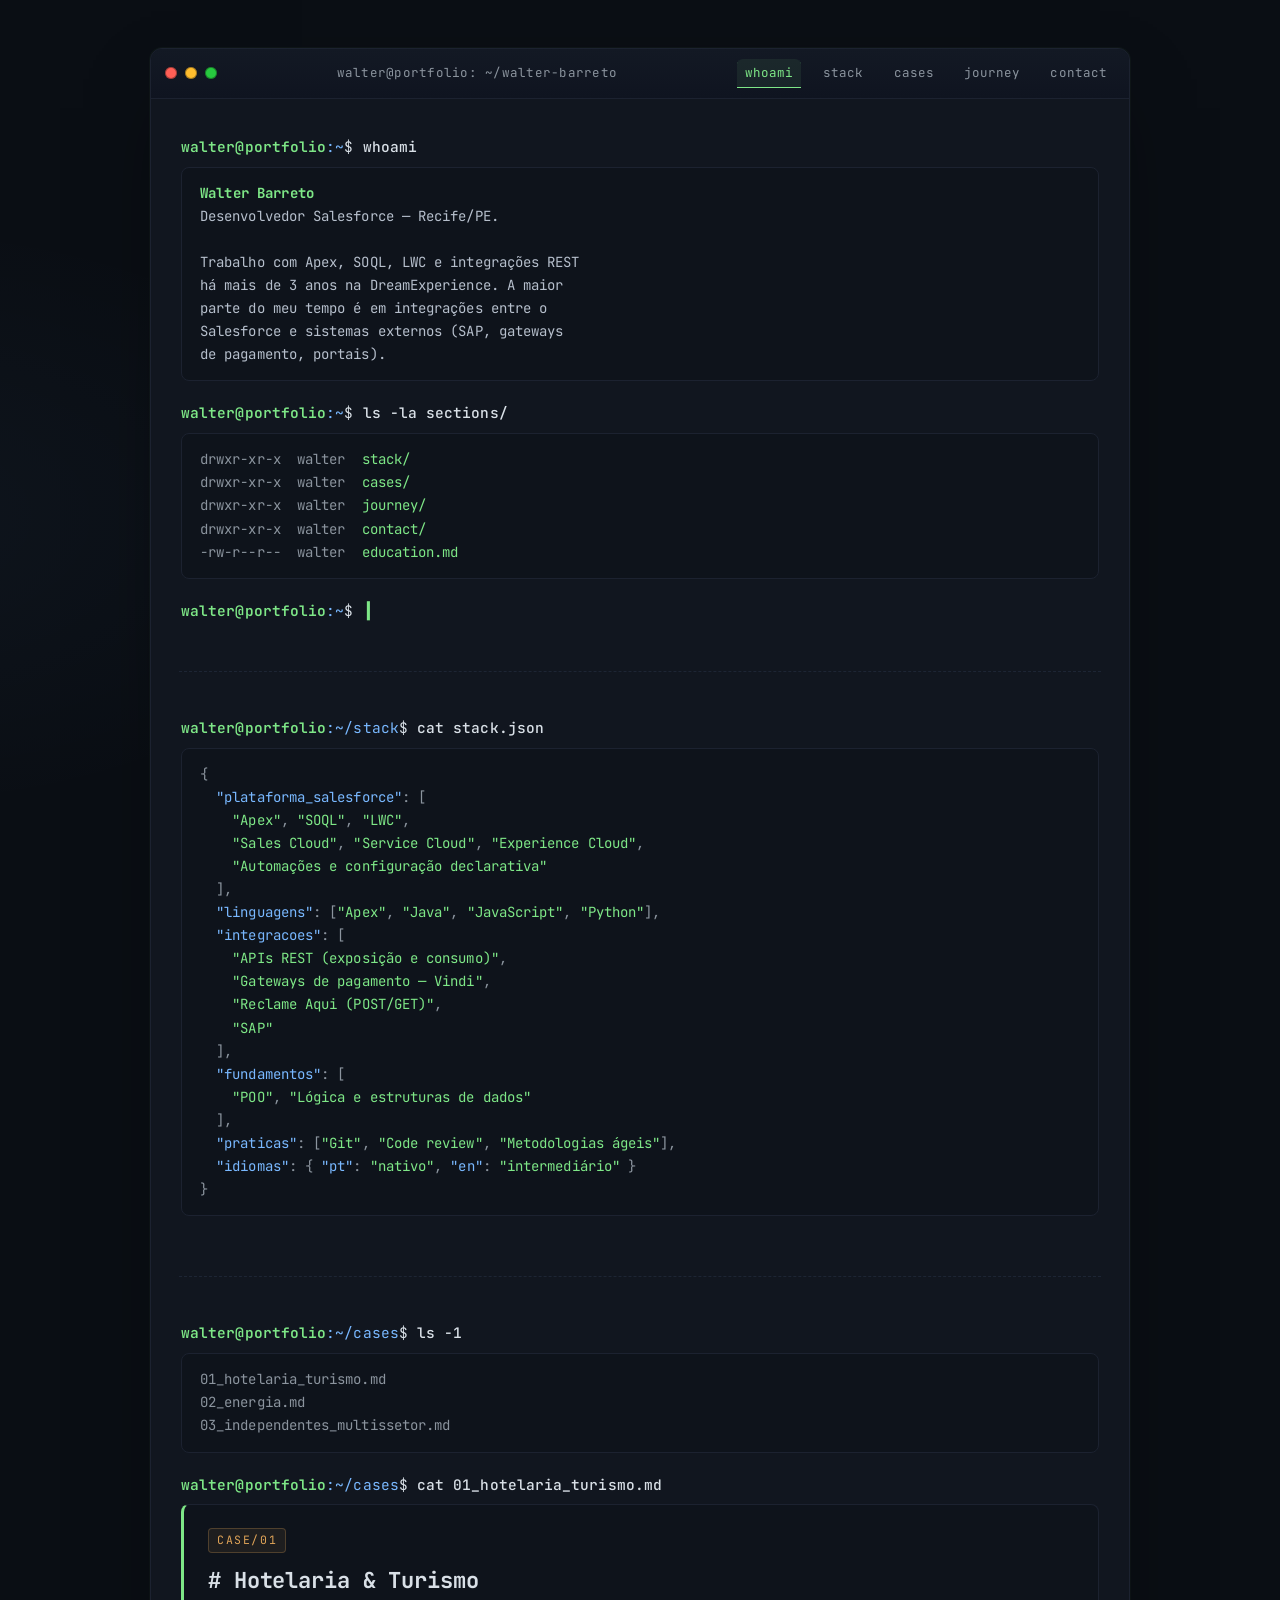
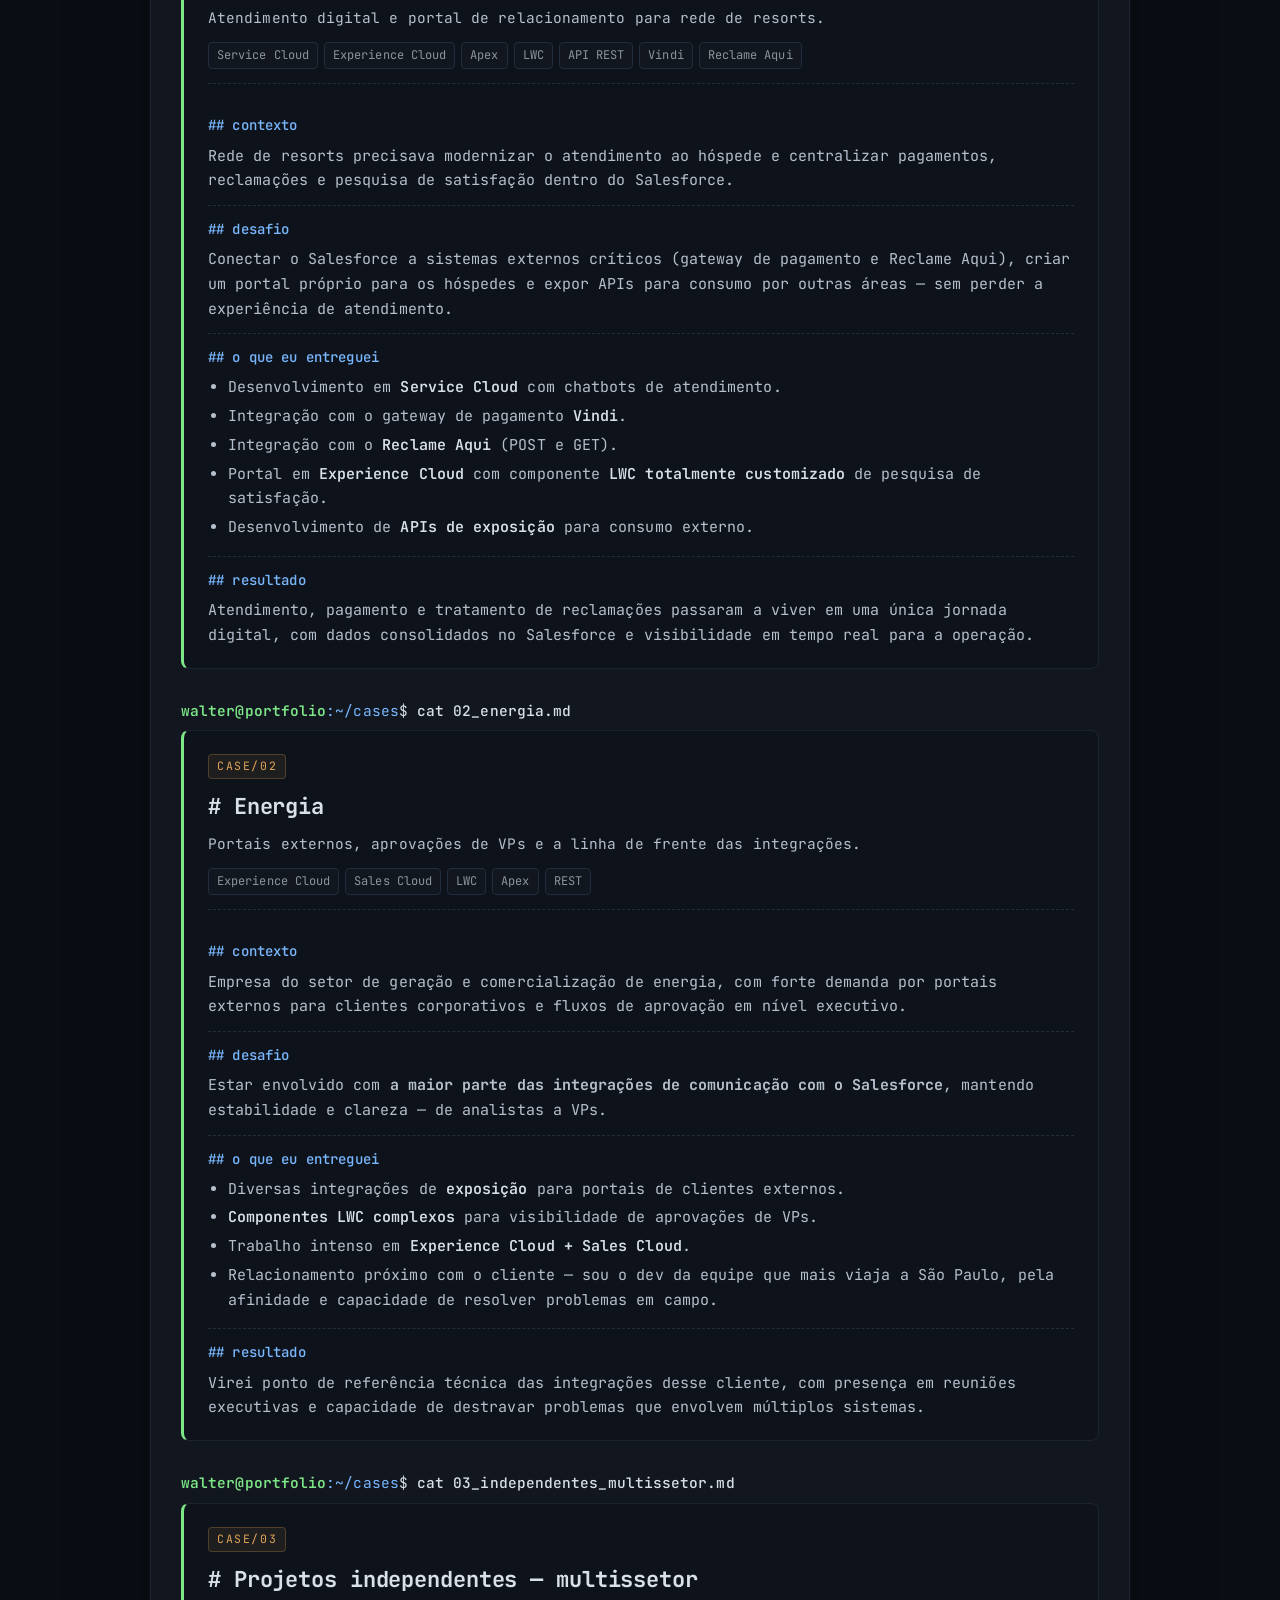
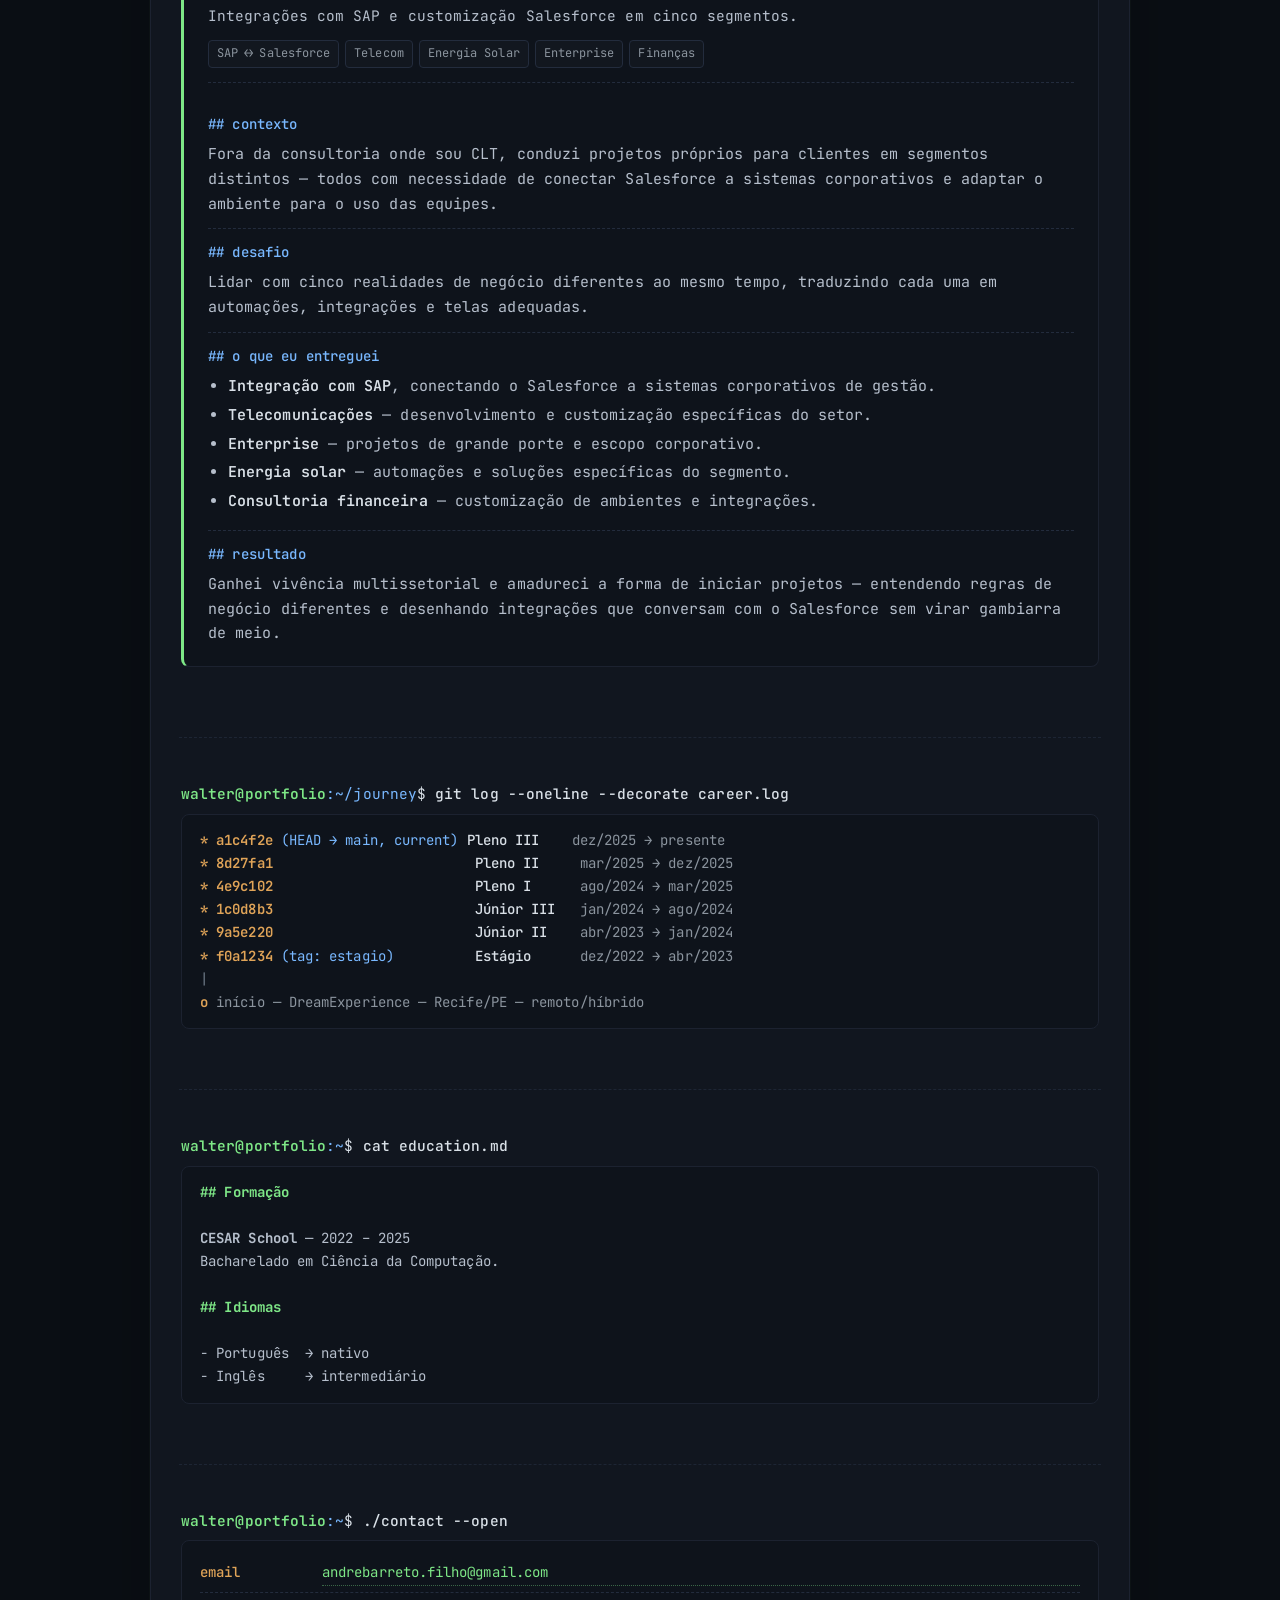
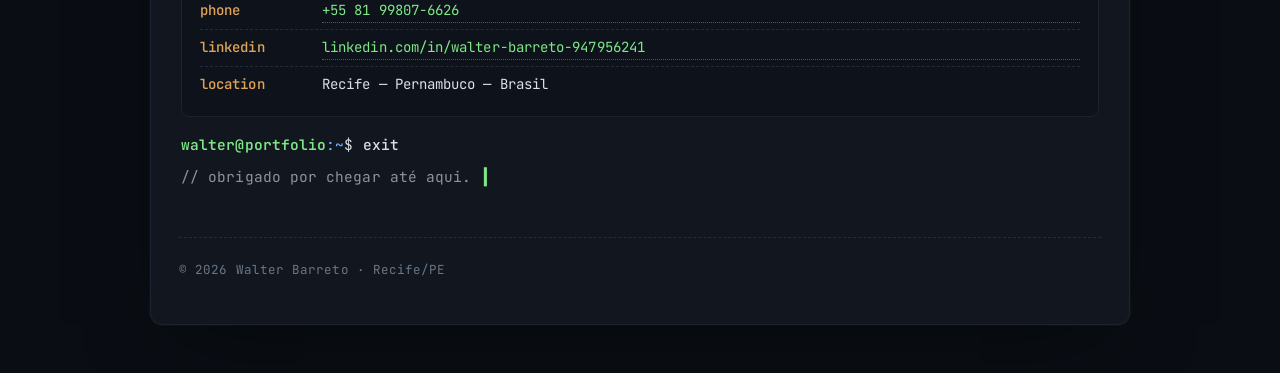
<file: index.html>
<!DOCTYPE html>
<html lang="pt-BR">
<head>
  <meta charset="UTF-8" />
  <meta name="viewport" content="width=device-width, initial-scale=1.0" />
  <title>walter@portfolio:~ — Desenvolvedor Salesforce</title>
  <meta name="description" content="Portfólio de Walter Barreto — Desenvolvedor Salesforce (Apex, LWC), integrações REST e SAP. Cases em hotelaria, energia, telecom, solar e finanças." />
  <meta name="author" content="Walter Barreto" />
  <meta name="theme-color" content="#0a0e14" />

  <meta property="og:title" content="walter@portfolio:~ — Desenvolvedor Salesforce" />
  <meta property="og:description" content="Cases reais de Salesforce, integrações REST e SAP, LWC e portais Experience Cloud." />
  <meta property="og:type" content="website" />
  <meta property="og:locale" content="pt_BR" />

  <link rel="preconnect" href="https://fonts.googleapis.com" />
  <link rel="preconnect" href="https://fonts.gstatic.com" crossorigin />
  <link href="https://fonts.googleapis.com/css2?family=JetBrains+Mono:wght@300;400;500;600;700&display=swap" rel="stylesheet" />

  <link rel="stylesheet" href="assets/styles.css" />
  <link rel="icon" type="image/svg+xml" href="assets/favicon.svg" />
</head>
<body>

  <!-- TERMINAL WINDOW -->
  <div class="terminal" id="top">

    <!-- TOP BAR -->
    <header class="term-bar" role="banner">
      <div class="term-dots" aria-hidden="true">
        <span class="dot red"></span>
        <span class="dot yellow"></span>
        <span class="dot green"></span>
      </div>
      <div class="term-title">walter@portfolio: ~/walter-barreto</div>
      <nav class="term-tabs" aria-label="Seções">
        <a href="#whoami">whoami</a>
        <a href="#stack">stack</a>
        <a href="#cases">cases</a>
        <a href="#journey">journey</a>
        <a href="#contact">contact</a>
      </nav>
    </header>

    <main class="term-body">

      <!-- WHOAMI / HERO -->
      <section id="whoami" class="block">
        <p class="line"><span class="prompt">walter@portfolio</span><span class="path">:~</span>$ <span class="cmd">whoami</span></p>
        <pre class="out">
<span class="hl">Walter Barreto</span>
Desenvolvedor Salesforce — Recife/PE.

Trabalho com Apex, SOQL, LWC e integrações REST
há mais de 3 anos na DreamExperience. A maior
parte do meu tempo é em integrações entre o
Salesforce e sistemas externos (SAP, gateways
de pagamento, portais).</pre>

        <p class="line"><span class="prompt">walter@portfolio</span><span class="path">:~</span>$ <span class="cmd">ls -la sections/</span></p>
        <pre class="out muted">drwxr-xr-x  walter  <a href="#stack">stack/</a>
drwxr-xr-x  walter  <a href="#cases">cases/</a>
drwxr-xr-x  walter  <a href="#journey">journey/</a>
drwxr-xr-x  walter  <a href="#contact">contact/</a>
-rw-r--r--  walter  <a href="#education">education.md</a></pre>

        <p class="line"><span class="prompt">walter@portfolio</span><span class="path">:~</span>$ <span class="cursor"></span></p>
      </section>

      <hr class="rule" />

      <!-- STACK -->
      <section id="stack" class="block">
        <p class="line"><span class="prompt">walter@portfolio</span><span class="path">:~/stack</span>$ <span class="cmd">cat stack.json</span></p>

        <pre class="out json"><span class="punct">{</span>
  <span class="key">"plataforma_salesforce"</span><span class="punct">:</span> <span class="punct">[</span>
    <span class="str">"Apex"</span><span class="punct">,</span> <span class="str">"SOQL"</span><span class="punct">,</span> <span class="str">"LWC"</span><span class="punct">,</span>
    <span class="str">"Sales Cloud"</span><span class="punct">,</span> <span class="str">"Service Cloud"</span><span class="punct">,</span> <span class="str">"Experience Cloud"</span><span class="punct">,</span>
    <span class="str">"Automações e configuração declarativa"</span>
  <span class="punct">],</span>
  <span class="key">"linguagens"</span><span class="punct">:</span> <span class="punct">[</span><span class="str">"Apex"</span><span class="punct">,</span> <span class="str">"Java"</span><span class="punct">,</span> <span class="str">"JavaScript"</span><span class="punct">,</span> <span class="str">"Python"</span><span class="punct">],</span>
  <span class="key">"integracoes"</span><span class="punct">:</span> <span class="punct">[</span>
    <span class="str">"APIs REST (exposição e consumo)"</span><span class="punct">,</span>
    <span class="str">"Gateways de pagamento — Vindi"</span><span class="punct">,</span>
    <span class="str">"Reclame Aqui (POST/GET)"</span><span class="punct">,</span>
    <span class="str">"SAP"</span>
  <span class="punct">],</span>
  <span class="key">"fundamentos"</span><span class="punct">:</span> <span class="punct">[</span>
    <span class="str">"POO"</span><span class="punct">,</span> <span class="str">"Lógica e estruturas de dados"</span>
  <span class="punct">],</span>
  <span class="key">"praticas"</span><span class="punct">:</span> <span class="punct">[</span><span class="str">"Git"</span><span class="punct">,</span> <span class="str">"Code review"</span><span class="punct">,</span> <span class="str">"Metodologias ágeis"</span><span class="punct">],</span>
  <span class="key">"idiomas"</span><span class="punct">:</span> <span class="punct">{</span> <span class="key">"pt"</span><span class="punct">:</span> <span class="str">"nativo"</span><span class="punct">,</span> <span class="key">"en"</span><span class="punct">:</span> <span class="str">"intermediário"</span> <span class="punct">}</span>
<span class="punct">}</span></pre>
      </section>

      <hr class="rule" />

      <!-- CASES -->
      <section id="cases" class="block">
        <p class="line"><span class="prompt">walter@portfolio</span><span class="path">:~/cases</span>$ <span class="cmd">ls -1</span></p>
        <pre class="out muted">01_hotelaria_turismo.md
02_energia.md
03_independentes_multissetor.md</pre>

        <!-- CASE 01 -->
        <article class="case">
          <p class="line"><span class="prompt">walter@portfolio</span><span class="path">:~/cases</span>$ <span class="cmd">cat 01_hotelaria_turismo.md</span></p>
          <div class="case-card">
            <header>
              <span class="case-id">case/01</span>
              <h2># Hotelaria &amp; Turismo</h2>
              <p class="case-sub">Atendimento digital e portal de relacionamento para rede de resorts.</p>
              <ul class="tags">
                <li>Service Cloud</li>
                <li>Experience Cloud</li>
                <li>Apex</li>
                <li>LWC</li>
                <li>API REST</li>
                <li>Vindi</li>
                <li>Reclame Aqui</li>
              </ul>
            </header>

            <div class="case-section">
              <h3>## contexto</h3>
              <p>
                Rede de resorts precisava modernizar o atendimento ao hóspede e
                centralizar pagamentos, reclamações e pesquisa de satisfação dentro
                do Salesforce.
              </p>
            </div>

            <div class="case-section">
              <h3>## desafio</h3>
              <p>
                Conectar o Salesforce a sistemas externos críticos (gateway de
                pagamento e Reclame Aqui), criar um portal próprio para os hóspedes
                e expor APIs para consumo por outras áreas — sem perder a experiência
                de atendimento.
              </p>
            </div>

            <div class="case-section">
              <h3>## o que eu entreguei</h3>
              <ul class="md-list">
                <li>Desenvolvimento em <strong>Service Cloud</strong> com chatbots de atendimento.</li>
                <li>Integração com o gateway de pagamento <strong>Vindi</strong>.</li>
                <li>Integração com o <strong>Reclame Aqui</strong> (POST e GET).</li>
                <li>Portal em <strong>Experience Cloud</strong> com componente <strong>LWC totalmente customizado</strong> de pesquisa de satisfação.</li>
                <li>Desenvolvimento de <strong>APIs de exposição</strong> para consumo externo.</li>
              </ul>
            </div>

            <div class="case-section">
              <h3>## resultado</h3>
              <p>
                Atendimento, pagamento e tratamento de reclamações passaram a viver
                em uma única jornada digital, com dados consolidados no Salesforce
                e visibilidade em tempo real para a operação.
              </p>
            </div>
          </div>
        </article>

        <!-- CASE 02 -->
        <article class="case">
          <p class="line"><span class="prompt">walter@portfolio</span><span class="path">:~/cases</span>$ <span class="cmd">cat 02_energia.md</span></p>
          <div class="case-card">
            <header>
              <span class="case-id">case/02</span>
              <h2># Energia</h2>
              <p class="case-sub">Portais externos, aprovações de VPs e a linha de frente das integrações.</p>
              <ul class="tags">
                <li>Experience Cloud</li>
                <li>Sales Cloud</li>
                <li>LWC</li>
                <li>Apex</li>
                <li>REST</li>
              </ul>
            </header>

            <div class="case-section">
              <h3>## contexto</h3>
              <p>
                Empresa do setor de geração e comercialização de energia, com
                forte demanda por portais externos para clientes corporativos e
                fluxos de aprovação em nível executivo.
              </p>
            </div>

            <div class="case-section">
              <h3>## desafio</h3>
              <p>
                Estar envolvido com <strong>a maior parte das integrações de
                comunicação com o Salesforce</strong>, mantendo estabilidade e
                clareza — de analistas a VPs.
              </p>
            </div>

            <div class="case-section">
              <h3>## o que eu entreguei</h3>
              <ul class="md-list">
                <li>Diversas integrações de <strong>exposição</strong> para portais de clientes externos.</li>
                <li><strong>Componentes LWC complexos</strong> para visibilidade de aprovações de VPs.</li>
                <li>Trabalho intenso em <strong>Experience Cloud + Sales Cloud</strong>.</li>
                <li>Relacionamento próximo com o cliente — sou o dev da equipe que mais viaja a São Paulo, pela afinidade e capacidade de resolver problemas em campo.</li>
              </ul>
            </div>

            <div class="case-section">
              <h3>## resultado</h3>
              <p>
                Virei ponto de referência técnica das integrações desse cliente, com
                presença em reuniões executivas e capacidade de destravar problemas
                que envolvem múltiplos sistemas.
              </p>
            </div>
          </div>
        </article>

        <!-- CASE 03 -->
        <article class="case">
          <p class="line"><span class="prompt">walter@portfolio</span><span class="path">:~/cases</span>$ <span class="cmd">cat 03_independentes_multissetor.md</span></p>
          <div class="case-card">
            <header>
              <span class="case-id">case/03</span>
              <h2># Projetos independentes — multissetor</h2>
              <p class="case-sub">Integrações com SAP e customização Salesforce em cinco segmentos.</p>
              <ul class="tags">
                <li>SAP ↔ Salesforce</li>
                <li>Telecom</li>
                <li>Energia Solar</li>
                <li>Enterprise</li>
                <li>Finanças</li>
              </ul>
            </header>

            <div class="case-section">
              <h3>## contexto</h3>
              <p>
                Fora da consultoria onde sou CLT, conduzi projetos próprios para
                clientes em segmentos distintos — todos com necessidade de conectar
                Salesforce a sistemas corporativos e adaptar o ambiente para o uso
                das equipes.
              </p>
            </div>

            <div class="case-section">
              <h3>## desafio</h3>
              <p>
                Lidar com cinco realidades de negócio diferentes ao mesmo tempo,
                traduzindo cada uma em automações, integrações e telas adequadas.
              </p>
            </div>

            <div class="case-section">
              <h3>## o que eu entreguei</h3>
              <ul class="md-list">
                <li><strong>Integração com SAP</strong>, conectando o Salesforce a sistemas corporativos de gestão.</li>
                <li><strong>Telecomunicações</strong> — desenvolvimento e customização específicas do setor.</li>
                <li><strong>Enterprise</strong> — projetos de grande porte e escopo corporativo.</li>
                <li><strong>Energia solar</strong> — automações e soluções específicas do segmento.</li>
                <li><strong>Consultoria financeira</strong> — customização de ambientes e integrações.</li>
              </ul>
            </div>

            <div class="case-section">
              <h3>## resultado</h3>
              <p>
                Ganhei vivência multissetorial e amadureci a forma de iniciar projetos
                — entendendo regras de negócio diferentes e desenhando integrações que
                conversam com o Salesforce sem virar gambiarra de meio.
              </p>
            </div>
          </div>
        </article>

      </section>

      <hr class="rule" />

      <!-- JOURNEY -->
      <section id="journey" class="block">
        <p class="line"><span class="prompt">walter@portfolio</span><span class="path">:~/journey</span>$ <span class="cmd">git log --oneline --decorate career.log</span></p>

        <pre class="out gitlog"><span class="commit">* a1c4f2e</span> <span class="ref">(HEAD → main, current)</span> <span class="msg">Pleno III</span>    <span class="muted">dez/2025 → presente</span>
<span class="commit">* 8d27fa1</span>                         <span class="msg">Pleno II</span>     <span class="muted">mar/2025 → dez/2025</span>
<span class="commit">* 4e9c102</span>                         <span class="msg">Pleno I</span>      <span class="muted">ago/2024 → mar/2025</span>
<span class="commit">* 1c0d8b3</span>                         <span class="msg">Júnior III</span>   <span class="muted">jan/2024 → ago/2024</span>
<span class="commit">* 9a5e220</span>                         <span class="msg">Júnior II</span>    <span class="muted">abr/2023 → jan/2024</span>
<span class="commit">* f0a1234</span> <span class="ref">(tag: estagio)</span>          <span class="msg">Estágio</span>      <span class="muted">dez/2022 → abr/2023</span>
<span class="indent">|</span>
<span class="commit">o</span> <span class="muted">início — DreamExperience — Recife/PE — remoto/híbrido</span></pre>
      </section>

      <hr class="rule" />

      <!-- EDUCATION -->
      <section id="education" class="block">
        <p class="line"><span class="prompt">walter@portfolio</span><span class="path">:~</span>$ <span class="cmd">cat education.md</span></p>
        <pre class="out">
<span class="hl">## Formação</span>

<strong>CESAR School</strong> — 2022 – 2025
Bacharelado em Ciência da Computação.

<span class="hl">## Idiomas</span>

- Português  → nativo
- Inglês     → intermediário</pre>
      </section>

      <hr class="rule" />

      <!-- CONTACT -->
      <section id="contact" class="block">
        <p class="line"><span class="prompt">walter@portfolio</span><span class="path">:~</span>$ <span class="cmd">./contact --open</span></p>

        <div class="contact">
          <div class="contact-row">
            <span class="key">email</span>
            <a href="mailto:andrebarreto.filho@gmail.com">andrebarreto.filho@gmail.com</a>
          </div>
          <div class="contact-row">
            <span class="key">phone</span>
            <a href="tel:+5581998076626">+55 81 99807-6626</a>
          </div>
          <div class="contact-row">
            <span class="key">linkedin</span>
            <a href="https://www.linkedin.com/in/walter-barreto-947956241/" target="_blank" rel="noopener noreferrer">
              linkedin.com/in/walter-barreto-947956241
            </a>
          </div>
          <div class="contact-row">
            <span class="key">location</span>
            <span>Recife — Pernambuco — Brasil</span>
          </div>
        </div>

        <p class="line"><span class="prompt">walter@portfolio</span><span class="path">:~</span>$ <span class="cmd">exit</span></p>
        <p class="line muted">// obrigado por chegar até aqui. <span class="cursor"></span></p>
      </section>

      <footer class="term-footer">
        <p>© <span id="year"></span> Walter Barreto · Recife/PE</p>
      </footer>

    </main>
  </div>

  <script src="assets/main.js" defer></script>
</body>
</html>
</file>
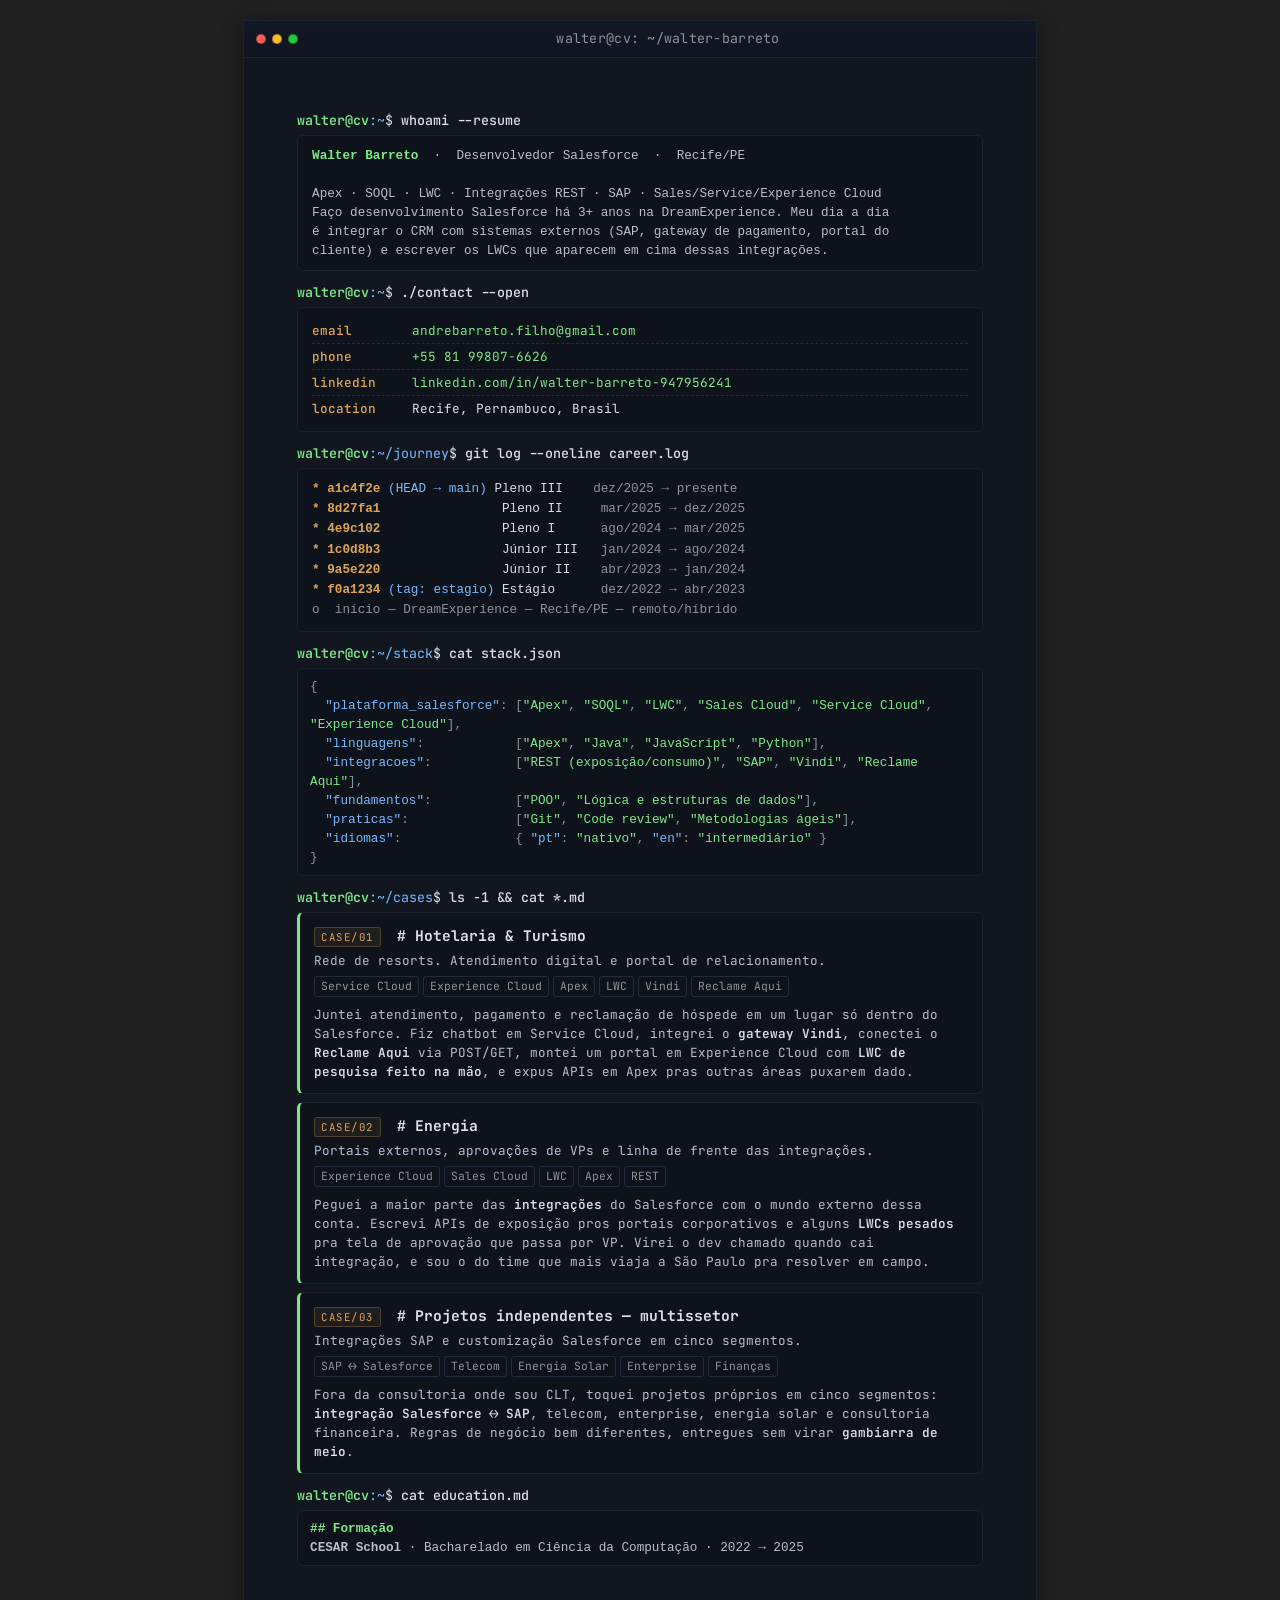
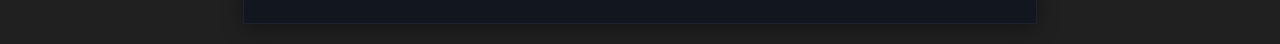
<file: cv-terminal.html>
<!DOCTYPE html>
<html lang="pt-BR">
<head>
  <meta charset="UTF-8" />
  <meta name="viewport" content="width=device-width, initial-scale=1.0" />
  <title>walter@cv:~ — Walter Barreto</title>
  <meta name="description" content="Currículo estilo terminal — Walter Barreto, Desenvolvedor Salesforce." />

  <link rel="preconnect" href="https://fonts.googleapis.com" />
  <link rel="preconnect" href="https://fonts.gstatic.com" crossorigin />
  <link href="https://fonts.googleapis.com/css2?family=JetBrains+Mono:wght@300;400;500;600;700&display=swap" rel="stylesheet" />

  <link rel="stylesheet" href="assets/cv-terminal.css" />
</head>
<body>

  <div class="page">

    <div class="term-bar">
      <div class="term-dots">
        <span class="dot red"></span>
        <span class="dot yellow"></span>
        <span class="dot green"></span>
      </div>
      <div class="term-title">walter@cv: ~/walter-barreto</div>
    </div>

    <main class="term-body">

      <!-- WHOAMI -->
      <section class="block">
        <p class="line"><span class="prompt">walter@cv</span><span class="path">:~</span>$ <span class="cmd">whoami --resume</span></p>
        <pre class="out"><span class="hl">Walter Barreto</span>  ·  Desenvolvedor Salesforce  ·  Recife/PE

Apex · SOQL · LWC · Integrações REST · SAP · Sales/Service/Experience Cloud
Faço desenvolvimento Salesforce há 3+ anos na DreamExperience. Meu dia a dia
é integrar o CRM com sistemas externos (SAP, gateway de pagamento, portal do
cliente) e escrever os LWCs que aparecem em cima dessas integrações.</pre>
      </section>

      <!-- CONTACT -->
      <section class="block">
        <p class="line"><span class="prompt">walter@cv</span><span class="path">:~</span>$ <span class="cmd">./contact --open</span></p>
        <div class="contact">
          <div class="contact-row">
            <span class="key">email</span>
            <a href="mailto:andrebarreto.filho@gmail.com">andrebarreto.filho@gmail.com</a>
          </div>
          <div class="contact-row">
            <span class="key">phone</span>
            <a href="tel:+5581998076626">+55 81 99807-6626</a>
          </div>
          <div class="contact-row">
            <span class="key">linkedin</span>
            <a href="https://www.linkedin.com/in/walter-barreto-947956241/">linkedin.com/in/walter-barreto-947956241</a>
          </div>
          <div class="contact-row">
            <span class="key">location</span>
            <span>Recife, Pernambuco, Brasil</span>
          </div>
        </div>
      </section>

      <!-- JOURNEY -->
      <section class="block">
        <p class="line"><span class="prompt">walter@cv</span><span class="path">:~/journey</span>$ <span class="cmd">git log --oneline career.log</span></p>
        <pre class="out gitlog"><span class="commit">* a1c4f2e</span> <span class="ref">(HEAD → main)</span> <span class="msg">Pleno III</span>    <span class="muted">dez/2025 → presente</span>
<span class="commit">* 8d27fa1</span>                <span class="msg">Pleno II</span>     <span class="muted">mar/2025 → dez/2025</span>
<span class="commit">* 4e9c102</span>                <span class="msg">Pleno I</span>      <span class="muted">ago/2024 → mar/2025</span>
<span class="commit">* 1c0d8b3</span>                <span class="msg">Júnior III</span>   <span class="muted">jan/2024 → ago/2024</span>
<span class="commit">* 9a5e220</span>                <span class="msg">Júnior II</span>    <span class="muted">abr/2023 → jan/2024</span>
<span class="commit">* f0a1234</span> <span class="ref">(tag: estagio)</span> <span class="msg">Estágio</span>      <span class="muted">dez/2022 → abr/2023</span>
<span class="muted">o  início — DreamExperience — Recife/PE — remoto/híbrido</span></pre>
      </section>

      <!-- STACK -->
      <section class="block">
        <p class="line"><span class="prompt">walter@cv</span><span class="path">:~/stack</span>$ <span class="cmd">cat stack.json</span></p>
        <pre class="out json compact"><span class="punct">{</span>
  <span class="key">"plataforma_salesforce"</span><span class="punct">:</span> <span class="punct">[</span><span class="str">"Apex"</span><span class="punct">,</span> <span class="str">"SOQL"</span><span class="punct">,</span> <span class="str">"LWC"</span><span class="punct">,</span> <span class="str">"Sales Cloud"</span><span class="punct">,</span> <span class="str">"Service Cloud"</span><span class="punct">,</span> <span class="str">"Experience Cloud"</span><span class="punct">],</span>
  <span class="key">"linguagens"</span><span class="punct">:</span>            <span class="punct">[</span><span class="str">"Apex"</span><span class="punct">,</span> <span class="str">"Java"</span><span class="punct">,</span> <span class="str">"JavaScript"</span><span class="punct">,</span> <span class="str">"Python"</span><span class="punct">],</span>
  <span class="key">"integracoes"</span><span class="punct">:</span>           <span class="punct">[</span><span class="str">"REST (exposição/consumo)"</span><span class="punct">,</span> <span class="str">"SAP"</span><span class="punct">,</span> <span class="str">"Vindi"</span><span class="punct">,</span> <span class="str">"Reclame Aqui"</span><span class="punct">],</span>
  <span class="key">"fundamentos"</span><span class="punct">:</span>           <span class="punct">[</span><span class="str">"POO"</span><span class="punct">,</span> <span class="str">"Lógica e estruturas de dados"</span><span class="punct">],</span>
  <span class="key">"praticas"</span><span class="punct">:</span>              <span class="punct">[</span><span class="str">"Git"</span><span class="punct">,</span> <span class="str">"Code review"</span><span class="punct">,</span> <span class="str">"Metodologias ágeis"</span><span class="punct">],</span>
  <span class="key">"idiomas"</span><span class="punct">:</span>               <span class="punct">{</span> <span class="key">"pt"</span><span class="punct">:</span> <span class="str">"nativo"</span><span class="punct">,</span> <span class="key">"en"</span><span class="punct">:</span> <span class="str">"intermediário"</span> <span class="punct">}</span>
<span class="punct">}</span></pre>
      </section>

      <!-- CASES -->
      <section class="block">
        <p class="line"><span class="prompt">walter@cv</span><span class="path">:~/cases</span>$ <span class="cmd">ls -1 &amp;&amp; cat *.md</span></p>

        <div class="case">
          <span class="case-id">case/01</span>
          <h3># Hotelaria &amp; Turismo</h3>
          <p class="case-sub">Rede de resorts. Atendimento digital e portal de relacionamento.</p>
          <ul class="tags">
            <li>Service Cloud</li><li>Experience Cloud</li><li>Apex</li><li>LWC</li><li>Vindi</li><li>Reclame Aqui</li>
          </ul>
          <p class="desc">
            Juntei atendimento, pagamento e reclamação de hóspede em um lugar só dentro do
            Salesforce. Fiz chatbot em Service Cloud, integrei o <strong>gateway Vindi</strong>,
            conectei o <strong>Reclame Aqui</strong> via POST/GET, montei um portal em Experience
            Cloud com <strong>LWC de pesquisa feito na mão</strong>, e expus APIs em Apex pras
            outras áreas puxarem dado.
          </p>
        </div>

        <div class="case">
          <span class="case-id">case/02</span>
          <h3># Energia</h3>
          <p class="case-sub">Portais externos, aprovações de VPs e linha de frente das integrações.</p>
          <ul class="tags">
            <li>Experience Cloud</li><li>Sales Cloud</li><li>LWC</li><li>Apex</li><li>REST</li>
          </ul>
          <p class="desc">
            Peguei a maior parte das <strong>integrações</strong> do Salesforce com o mundo externo
            dessa conta. Escrevi APIs de exposição pros portais corporativos e alguns
            <strong>LWCs pesados</strong> pra tela de aprovação que passa por VP. Virei o dev
            chamado quando cai integração, e sou o do time que mais viaja a São Paulo pra resolver
            em campo.
          </p>
        </div>

        <div class="case">
          <span class="case-id">case/03</span>
          <h3># Projetos independentes — multissetor</h3>
          <p class="case-sub">Integrações SAP e customização Salesforce em cinco segmentos.</p>
          <ul class="tags">
            <li>SAP ↔ Salesforce</li><li>Telecom</li><li>Energia Solar</li><li>Enterprise</li><li>Finanças</li>
          </ul>
          <p class="desc">
            Fora da consultoria onde sou CLT, toquei projetos próprios em cinco segmentos:
            <strong>integração Salesforce ↔ SAP</strong>, telecom, enterprise, energia solar e
            consultoria financeira. Regras de negócio bem diferentes, entregues sem virar
            <strong>gambiarra de meio</strong>.
          </p>
        </div>
      </section>

      <!-- EDUCATION -->
      <section class="block">
        <p class="line"><span class="prompt">walter@cv</span><span class="path">:~</span>$ <span class="cmd">cat education.md</span></p>
        <pre class="out compact"><span class="hl">## Formação</span>
<strong>CESAR School</strong> · Bacharelado em Ciência da Computação · 2022 → 2025</pre>
      </section>

    </main>

  </div>

</body>
</html>
</file>
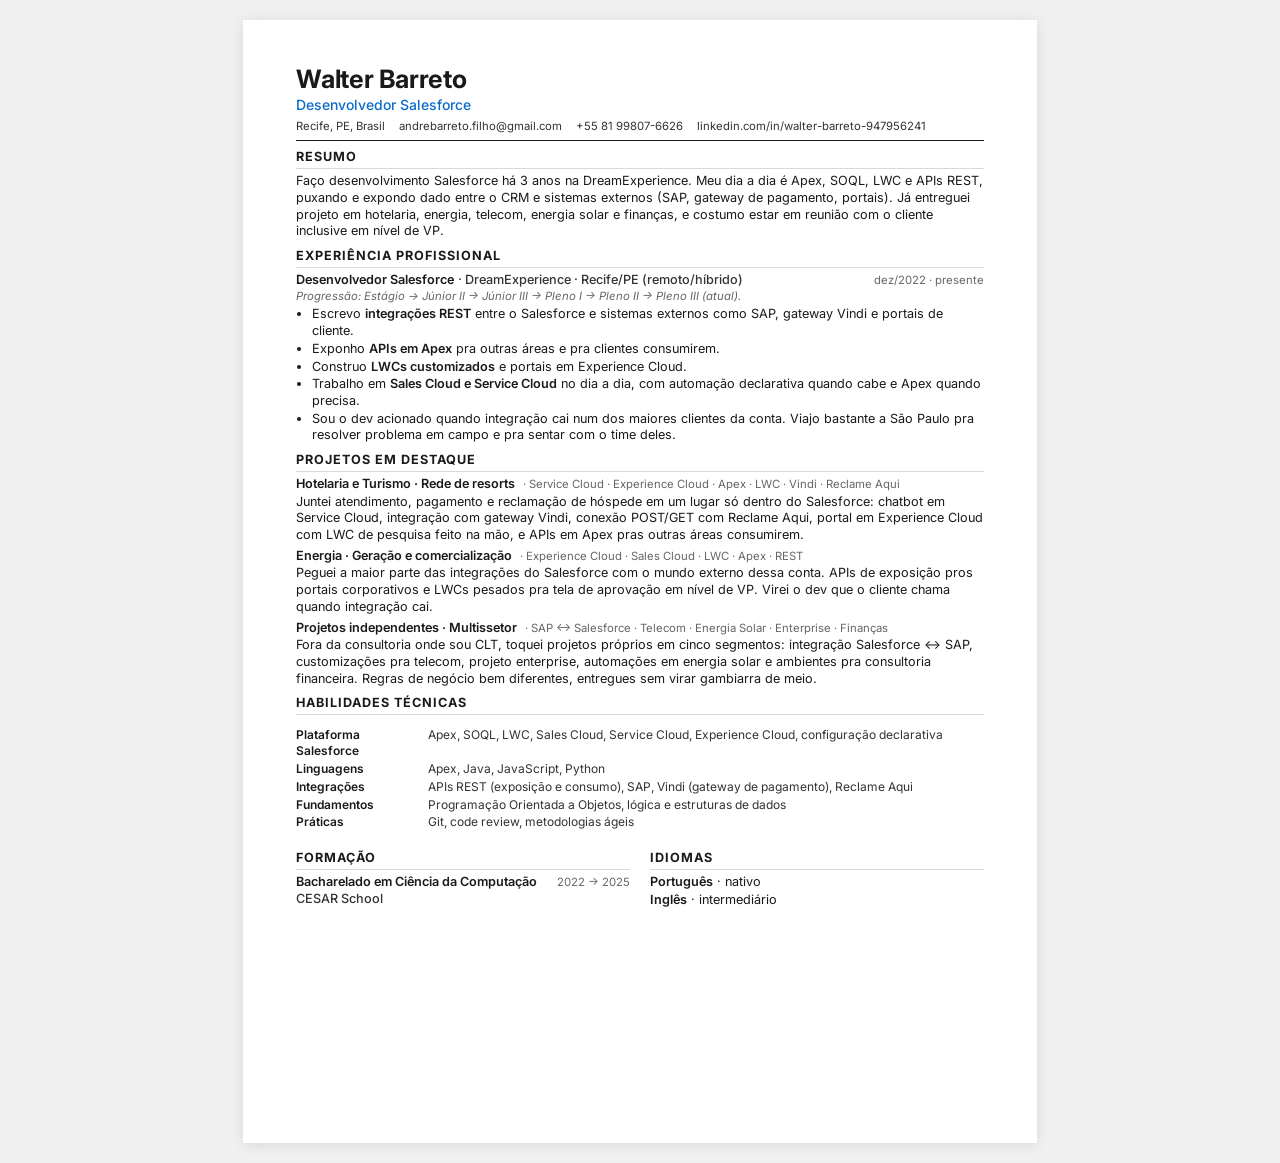
<file: cv.html>
<!DOCTYPE html>
<html lang="pt-BR">
<head>
  <meta charset="UTF-8" />
  <meta name="viewport" content="width=device-width, initial-scale=1.0" />
  <title>Walter Barreto — Desenvolvedor Salesforce</title>
  <meta name="description" content="Currículo de Walter Barreto — Desenvolvedor Salesforce (Apex, LWC, integrações REST/SAP)." />

  <link rel="preconnect" href="https://fonts.googleapis.com" />
  <link rel="preconnect" href="https://fonts.gstatic.com" crossorigin />
  <link href="https://fonts.googleapis.com/css2?family=Inter:wght@400;500;600;700&display=swap" rel="stylesheet" />

  <link rel="stylesheet" href="assets/cv.css" />
</head>
<body>

  <div class="page">

    <header class="top">
      <h1>Walter Barreto</h1>
      <p class="role">Desenvolvedor Salesforce</p>
      <div class="meta">
        <span>Recife, PE, Brasil</span>
        <a href="mailto:andrebarreto.filho@gmail.com">andrebarreto.filho@gmail.com</a>
        <a href="tel:+5581998076626">+55 81 99807-6626</a>
        <a href="https://www.linkedin.com/in/walter-barreto-947956241/">linkedin.com/in/walter-barreto-947956241</a>
      </div>
    </header>

    <section>
      <h2>Resumo</h2>
      <p>
        Faço desenvolvimento Salesforce há 3 anos na DreamExperience. Meu dia a dia é
        Apex, SOQL, LWC e APIs REST, puxando e expondo dado entre o CRM e sistemas
        externos (SAP, gateway de pagamento, portais). Já entreguei projeto em hotelaria,
        energia, telecom, energia solar e finanças, e costumo estar em reunião com o
        cliente inclusive em nível de VP.
      </p>
    </section>

    <section>
      <h2>Experiência Profissional</h2>

      <div class="exp-item">
        <div class="exp-head">
          <div>
            <span class="exp-title">Desenvolvedor Salesforce</span>
            <span class="exp-company"> · DreamExperience · Recife/PE (remoto/híbrido)</span>
          </div>
          <span class="exp-date">dez/2022 · presente</span>
        </div>
        <p class="exp-progression">
          Progressão: Estágio → Júnior II → Júnior III → Pleno I → Pleno II → Pleno III (atual).
        </p>
        <ul>
          <li>Escrevo <strong>integrações REST</strong> entre o Salesforce e sistemas externos como SAP, gateway Vindi e portais de cliente.</li>
          <li>Exponho <strong>APIs em Apex</strong> pra outras áreas e pra clientes consumirem.</li>
          <li>Construo <strong>LWCs customizados</strong> e portais em Experience Cloud.</li>
          <li>Trabalho em <strong>Sales Cloud e Service Cloud</strong> no dia a dia, com automação declarativa quando cabe e Apex quando precisa.</li>
          <li>Sou o dev acionado quando integração cai num dos maiores clientes da conta. Viajo bastante a São Paulo pra resolver problema em campo e pra sentar com o time deles.</li>
        </ul>
      </div>
    </section>

    <section>
      <h2>Projetos em Destaque</h2>

      <div class="proj">
        <span class="proj-title">Hotelaria e Turismo · Rede de resorts</span>
        <span class="proj-tags">· Service Cloud · Experience Cloud · Apex · LWC · Vindi · Reclame Aqui</span>
        <p>
          Juntei atendimento, pagamento e reclamação de hóspede em um lugar só dentro do Salesforce:
          chatbot em Service Cloud, integração com gateway Vindi, conexão POST/GET com Reclame Aqui,
          portal em Experience Cloud com LWC de pesquisa feito na mão, e APIs em Apex pras outras
          áreas consumirem.
        </p>
      </div>

      <div class="proj">
        <span class="proj-title">Energia · Geração e comercialização</span>
        <span class="proj-tags">· Experience Cloud · Sales Cloud · LWC · Apex · REST</span>
        <p>
          Peguei a maior parte das integrações do Salesforce com o mundo externo dessa conta. APIs
          de exposição pros portais corporativos e LWCs pesados pra tela de aprovação em nível de
          VP. Virei o dev que o cliente chama quando integração cai.
        </p>
      </div>

      <div class="proj">
        <span class="proj-title">Projetos independentes · Multissetor</span>
        <span class="proj-tags">· SAP ↔ Salesforce · Telecom · Energia Solar · Enterprise · Finanças</span>
        <p>
          Fora da consultoria onde sou CLT, toquei projetos próprios em cinco segmentos: integração
          Salesforce ↔ SAP, customizações pra telecom, projeto enterprise, automações em energia
          solar e ambientes pra consultoria financeira. Regras de negócio bem diferentes, entregues
          sem virar gambiarra de meio.
        </p>
      </div>
    </section>

    <section>
      <h2>Habilidades Técnicas</h2>
      <dl class="skills-grid">
        <dt>Plataforma Salesforce</dt>
        <dd>Apex, SOQL, LWC, Sales Cloud, Service Cloud, Experience Cloud, configuração declarativa</dd>

        <dt>Linguagens</dt>
        <dd>Apex, Java, JavaScript, Python</dd>

        <dt>Integrações</dt>
        <dd>APIs REST (exposição e consumo), SAP, Vindi (gateway de pagamento), Reclame Aqui</dd>

        <dt>Fundamentos</dt>
        <dd>Programação Orientada a Objetos, lógica e estruturas de dados</dd>

        <dt>Práticas</dt>
        <dd>Git, code review, metodologias ágeis</dd>
      </dl>
    </section>

    <div class="two-col">
      <section>
        <h2>Formação</h2>
        <div class="exp-head">
          <div>
            <span class="exp-title">Bacharelado em Ciência da Computação</span>
            <div class="exp-company">CESAR School</div>
          </div>
          <span class="exp-date">2022 → 2025</span>
        </div>
      </section>

      <section>
        <h2>Idiomas</h2>
        <ul class="lang-list">
          <li><strong>Português</strong> · nativo</li>
          <li><strong>Inglês</strong> · intermediário</li>
        </ul>
      </section>
    </div>

  </div>

</body>
</html>
</file>
<file: assets/styles.css>
/* ─────────────────────────────────────────────
   walter@portfolio — terminal aesthetic
   ───────────────────────────────────────────── */

:root {
  --bg:        #0a0e14;
  --bg-elev:   #11161f;
  --bg-card:   #0e131b;
  --border:    #1c2230;
  --border-2:  #232c3d;
  --fg:        #d9e0e7;
  --fg-soft:   #b6bfcc;
  --muted:     #6b7785;
  --muted-2:   #8b949e;

  --accent:    #7ee787;   /* mint terminal green */
  --accent-2:  #79b8ff;   /* soft blue for refs */
  --warm:      #e0a458;   /* amber for keys / strings */
  --rose:      #f0708a;   /* tag/punctuation */
  --red:       #ff5f56;
  --yellow:    #ffbd2e;
  --green:     #27c93f;

  --radius:    8px;
  --max:       980px;
  --mono:      'JetBrains Mono', ui-monospace, SFMono-Regular, Menlo, Consolas, monospace;
}

* { box-sizing: border-box; }

html { scroll-behavior: smooth; }

body {
  margin: 0;
  background:
    radial-gradient(1200px 600px at 80% -10%, rgba(126,231,135,0.05), transparent 60%),
    radial-gradient(900px 500px at -10% 10%, rgba(121,184,255,0.04), transparent 60%),
    var(--bg);
  color: var(--fg);
  font-family: var(--mono);
  font-weight: 400;
  font-size: 15px;
  line-height: 1.65;
  -webkit-font-smoothing: antialiased;
  letter-spacing: 0.005em;
}

a {
  color: var(--accent);
  text-decoration: none;
  border-bottom: 1px dotted rgba(126,231,135,0.4);
  transition: color .15s ease, border-color .15s ease;
}
a:hover { color: #b4f7bd; border-bottom-color: var(--accent); }

::selection { background: rgba(126,231,135,0.25); color: #fff; }

/* ── terminal window ────────────────────────── */
.terminal {
  max-width: var(--max);
  margin: 48px auto;
  background: var(--bg-elev);
  border: 1px solid var(--border);
  border-radius: 12px;
  box-shadow:
    0 1px 0 rgba(255,255,255,0.03) inset,
    0 30px 80px -30px rgba(0,0,0,0.6),
    0 0 0 1px rgba(126,231,135,0.04);
  overflow: hidden;
}

/* ── top bar ────────────────────────────────── */
.term-bar {
  display: flex;
  align-items: center;
  gap: 16px;
  padding: 10px 14px;
  background: linear-gradient(180deg, #131924 0%, #0f1420 100%);
  border-bottom: 1px solid var(--border);
  position: sticky;
  top: 0;
  z-index: 5;
  backdrop-filter: blur(8px);
}

.term-dots { display: flex; gap: 8px; }
.dot {
  width: 12px; height: 12px; border-radius: 50%;
  display: inline-block;
  box-shadow: inset 0 0 0 1px rgba(0,0,0,0.35);
}
.dot.red    { background: var(--red); }
.dot.yellow { background: var(--yellow); }
.dot.green  { background: var(--green); }

.term-title {
  font-size: 12.5px;
  color: var(--muted-2);
  letter-spacing: 0.02em;
  flex: 1;
  text-align: center;
}

.term-tabs {
  display: flex;
  gap: 14px;
}
.term-tabs a {
  font-size: 12.5px;
  color: var(--muted-2);
  border: none;
  padding: 4px 8px;
  border-radius: 6px;
  transition: background .15s ease, color .15s ease;
}
.term-tabs a:hover,
.term-tabs a.active {
  background: rgba(126,231,135,0.08);
  color: var(--accent);
}
.term-tabs a.active { box-shadow: inset 0 -1px 0 var(--accent); border-radius: 6px 6px 0 0; }

/* ── body ───────────────────────────────────── */
.term-body {
  padding: 28px 28px 40px;
}

.block { padding: 8px 2px 4px; }

.rule {
  border: 0;
  border-top: 1px dashed var(--border-2);
  margin: 36px 0;
  opacity: 0.7;
}

/* ── prompt line ────────────────────────────── */
.line {
  margin: 0 0 8px;
  font-size: 14.5px;
  color: var(--fg);
}
.prompt { color: var(--accent); font-weight: 600; }
.path   { color: var(--accent-2); }
.cmd    { color: var(--fg); font-weight: 500; }

/* output block */
.out {
  margin: 4px 0 20px;
  padding: 14px 18px;
  background: var(--bg-card);
  border: 1px solid var(--border);
  border-radius: var(--radius);
  color: var(--fg-soft);
  font-family: var(--mono);
  font-size: 14px;
  white-space: pre-wrap;
  overflow-x: auto;
}
.out.muted { color: var(--muted-2); }
.out.muted a { color: var(--accent); border: none; }
.out.muted a:hover { text-decoration: underline; }

.hl { color: var(--accent); font-weight: 700; letter-spacing: 0.01em; }

/* ── json block ─────────────────────────────── */
.json .key   { color: var(--accent-2); }
.json .str   { color: var(--accent); }
.json .punct { color: var(--muted-2); }

/* ── git log ────────────────────────────────── */
.gitlog .commit { color: var(--warm); font-weight: 600; }
.gitlog .ref    { color: var(--accent-2); }
.gitlog .msg    { color: var(--fg); font-weight: 500; }
.gitlog .indent { color: var(--muted); }
.gitlog .muted  { color: var(--muted-2); }

/* ── cursor ─────────────────────────────────── */
.cursor::after {
  content: '▍';
  margin-left: 4px;
  color: var(--accent);
  animation: blink 1.05s steps(2) infinite;
}
@keyframes blink {
  50% { opacity: 0; }
}

/* ── case cards ─────────────────────────────── */
.case { margin: 18px 0 30px; }

.case-card {
  background: var(--bg-card);
  border: 1px solid var(--border);
  border-left: 3px solid var(--accent);
  border-radius: var(--radius);
  padding: 22px 24px 8px;
  margin-top: 6px;
}

.case-card header {
  border-bottom: 1px dashed var(--border-2);
  padding-bottom: 14px;
  margin-bottom: 18px;
}

.case-id {
  display: inline-block;
  font-size: 11.5px;
  letter-spacing: 0.14em;
  text-transform: uppercase;
  color: var(--warm);
  background: rgba(224,164,88,0.08);
  border: 1px solid rgba(224,164,88,0.25);
  padding: 2px 8px;
  border-radius: 4px;
  margin-bottom: 10px;
}

.case-card h2 {
  font-size: 22px;
  font-weight: 700;
  margin: 0 0 6px;
  color: var(--fg);
  letter-spacing: -0.005em;
}

.case-sub {
  margin: 0 0 12px;
  color: var(--fg-soft);
  font-size: 14.5px;
}

.tags {
  list-style: none;
  margin: 8px 0 0;
  padding: 0;
  display: flex;
  flex-wrap: wrap;
  gap: 6px;
}
.tags li {
  font-size: 12px;
  padding: 3px 8px;
  border: 1px solid var(--border-2);
  border-radius: 4px;
  color: var(--muted-2);
  background: rgba(255,255,255,0.015);
}

.case-section {
  padding: 12px 0;
  border-bottom: 1px dashed var(--border-2);
}
.case-section:last-child { border-bottom: 0; }

.case-section h3 {
  margin: 0 0 6px;
  font-size: 14px;
  color: var(--accent-2);
  font-weight: 500;
  letter-spacing: 0.01em;
}

.case-section p {
  margin: 0;
  color: var(--fg-soft);
}

.md-list {
  margin: 6px 0 0;
  padding-left: 20px;
  color: var(--fg-soft);
}
.md-list li { margin: 4px 0; }
.md-list strong { color: var(--fg); font-weight: 600; }

/* ── award box ──────────────────────────────── */
.award {
  display: flex;
  gap: 14px;
  align-items: flex-start;
  background: var(--bg-card);
  border: 1px solid rgba(224,164,88,0.25);
  border-left: 3px solid var(--warm);
  padding: 14px 18px;
  border-radius: var(--radius);
  margin: 8px 0 0;
}
.award-tag {
  color: var(--warm);
  font-size: 22px;
  line-height: 1;
  margin-top: 2px;
}
.award strong {
  color: var(--fg);
  display: block;
  margin-bottom: 2px;
}
.award p {
  margin: 0;
  color: var(--muted-2);
  font-size: 13.5px;
}

/* ── contact ────────────────────────────────── */
.contact {
  background: var(--bg-card);
  border: 1px solid var(--border);
  border-radius: var(--radius);
  padding: 14px 18px;
  margin: 6px 0 16px;
}
.contact-row {
  display: grid;
  grid-template-columns: 110px 1fr;
  gap: 12px;
  padding: 6px 0;
  border-bottom: 1px dashed var(--border-2);
  font-size: 14px;
}
.contact-row:last-child { border-bottom: 0; }
.contact-row .key {
  color: var(--warm);
  font-weight: 500;
}
.contact-row a {
  word-break: break-all;
}

/* ── footer ─────────────────────────────────── */
.term-footer {
  margin-top: 36px;
  padding-top: 18px;
  border-top: 1px dashed var(--border-2);
  color: var(--muted);
  font-size: 12.5px;
}
.term-footer p { margin: 4px 0; }

.muted { color: var(--muted-2); }

/* ── responsive ─────────────────────────────── */
@media (max-width: 760px) {
  body { font-size: 14px; }
  .terminal { margin: 0; border-radius: 0; border-left: 0; border-right: 0; }
  .term-tabs { display: none; }
  .term-title { text-align: left; font-size: 11.5px; }
  .term-body { padding: 22px 16px 32px; }
  .out { padding: 12px 14px; font-size: 13px; }
  .case-card { padding: 18px 16px 4px; }
  .case-card h2 { font-size: 19px; }
  .contact-row { grid-template-columns: 80px 1fr; }
}

@media (max-width: 460px) {
  .term-bar { padding: 8px 10px; gap: 10px; }
  .dot { width: 10px; height: 10px; }
  .term-title { display: none; }
}

@media (prefers-reduced-motion: reduce) {
  .cursor::after { animation: none; }
  html { scroll-behavior: auto; }
}
</file>
<file: assets/cv-terminal.css>
:root {
  --bg:        #0a0e14;
  --bg-elev:   #11161f;
  --bg-card:   #0e131b;
  --border:    #1c2230;
  --border-2:  #232c3d;
  --fg:        #d9e0e7;
  --fg-soft:   #b6bfcc;
  --muted:     #6b7785;
  --muted-2:   #8b949e;

  --accent:    #7ee787;
  --accent-2:  #79b8ff;
  --warm:      #e0a458;

  --red:       #ff5f56;
  --yellow:    #ffbd2e;
  --green:     #27c93f;

  --mono: 'JetBrains Mono', ui-monospace, SFMono-Regular, Menlo, Consolas, monospace;
}

* {
  box-sizing: border-box;
  -webkit-print-color-adjust: exact;
  print-color-adjust: exact;
}

html, body {
  margin: 0;
  padding: 0;
  background: #202020;
  color: var(--fg);
  font-family: var(--mono);
  font-size: 10pt;
  line-height: 1.5;
}

.page {
  width: 210mm;
  min-height: 297mm;
  margin: 20px auto;
  background: var(--bg-elev);
  border: 1px solid var(--border);
  box-shadow: 0 4px 20px rgba(0,0,0,0.4);
  overflow: hidden;
}

/* ── top bar ────────────────────────────────── */
.term-bar {
  display: flex;
  align-items: center;
  gap: 14px;
  padding: 8px 12px;
  background: linear-gradient(180deg, #131924 0%, #0f1420 100%);
  border-bottom: 1px solid var(--border);
}
.term-dots { display: flex; gap: 6px; }
.dot {
  width: 10px; height: 10px; border-radius: 50%;
  box-shadow: inset 0 0 0 1px rgba(0,0,0,0.35);
}
.dot.red    { background: var(--red); }
.dot.yellow { background: var(--yellow); }
.dot.green  { background: var(--green); }
.term-title {
  flex: 1;
  text-align: center;
  color: var(--muted-2);
  font-size: 10pt;
  letter-spacing: 0.02em;
}

/* ── body ───────────────────────────────────── */
.term-body {
  padding: 14mm 14mm 12mm;
}

.block { margin-bottom: 12px; }

.line {
  margin: 0 0 4px;
  font-size: 10pt;
  color: var(--fg);
}
.prompt { color: var(--accent); font-weight: 600; }
.path   { color: var(--accent-2); }
.cmd    { color: var(--fg); font-weight: 500; }

.out {
  margin: 2px 0 10px;
  padding: 10px 14px;
  background: var(--bg-card);
  border: 1px solid var(--border);
  border-radius: 6px;
  color: var(--fg-soft);
  font-size: 9.5pt;
  white-space: pre-wrap;
}
.out.compact { padding: 8px 12px; margin-bottom: 6px; }

.hl { color: var(--accent); font-weight: 700; }

/* ── json ───────────────────────────────────── */
.json .key   { color: var(--accent-2); }
.json .str   { color: var(--accent); }
.json .punct { color: var(--muted-2); }

/* ── git log ────────────────────────────────── */
.gitlog { line-height: 1.6; }
.gitlog .commit { color: var(--warm); font-weight: 600; }
.gitlog .ref    { color: var(--accent-2); }
.gitlog .msg    { color: var(--fg); font-weight: 500; }
.gitlog .muted  { color: var(--muted-2); }

/* ── cases ──────────────────────────────────── */
.case {
  background: var(--bg-card);
  border: 1px solid var(--border);
  border-left: 3px solid var(--accent);
  border-radius: 6px;
  padding: 12px 14px;
  margin-bottom: 8px;
}
.case-id {
  display: inline-block;
  font-size: 8pt;
  letter-spacing: 0.14em;
  text-transform: uppercase;
  color: var(--warm);
  background: rgba(224,164,88,0.08);
  border: 1px solid rgba(224,164,88,0.25);
  padding: 1px 6px;
  border-radius: 3px;
  margin-right: 8px;
}
.case h3 {
  display: inline;
  font-size: 11pt;
  font-weight: 700;
  margin: 0;
  color: var(--fg);
}
.case-sub {
  margin: 4px 0 6px;
  color: var(--fg-soft);
  font-size: 9.5pt;
}
.tags {
  list-style: none;
  margin: 0 0 8px;
  padding: 0;
  display: flex;
  flex-wrap: wrap;
  gap: 4px;
}
.tags li {
  font-size: 8.5pt;
  padding: 1px 6px;
  border: 1px solid var(--border-2);
  border-radius: 3px;
  color: var(--muted-2);
}
.case p.desc {
  margin: 4px 0 0;
  color: var(--fg-soft);
  font-size: 9.5pt;
  line-height: 1.5;
}
.case p.desc strong { color: var(--fg); font-weight: 600; }

/* ── contact ────────────────────────────────── */
.contact {
  background: var(--bg-card);
  border: 1px solid var(--border);
  border-radius: 6px;
  padding: 10px 14px;
}
.contact-row {
  display: grid;
  grid-template-columns: 90px 1fr;
  gap: 10px;
  padding: 3px 0;
  border-bottom: 1px dashed var(--border-2);
  font-size: 9.5pt;
}
.contact-row:last-child { border-bottom: 0; }
.contact-row .key {
  color: var(--warm);
  font-weight: 500;
}
.contact-row a {
  color: var(--accent);
  text-decoration: none;
}

/* ── print ──────────────────────────────────── */
@page {
  size: A4;
  margin: 0;
}
@media print {
  html, body { background: var(--bg); }
  .page {
    margin: 0;
    box-shadow: none;
    border: 0;
    width: 100%;
    min-height: auto;
  }
}
</file>
<file: assets/cv.css>
:root {
  --ink:      #1a1a1a;
  --ink-soft: #333;
  --muted:    #666;
  --line:     #d9d9d9;
  --accent:   #0b6bcb;
}

* { box-sizing: border-box; }

html, body {
  margin: 0;
  padding: 0;
  background: #f0f0f0;
  color: var(--ink);
  font-family: 'Inter', -apple-system, BlinkMacSystemFont, 'Segoe UI', Roboto, sans-serif;
  font-size: 9.5pt;
  line-height: 1.32;
}

.page {
  width: 210mm;
  min-height: 297mm;
  padding: 11mm 14mm;
  margin: 20px auto;
  background: #fff;
  box-shadow: 0 2px 12px rgba(0,0,0,0.1);
}

/* ── header ─────────────────────────────────── */
header.top {
  border-bottom: 1.5px solid var(--ink);
  padding-bottom: 6px;
  margin-bottom: 8px;
}
h1 {
  margin: 0;
  font-size: 19pt;
  font-weight: 700;
  letter-spacing: -0.01em;
  color: var(--ink);
}
.role {
  margin: 1px 0 5px;
  font-size: 10.5pt;
  font-weight: 500;
  color: var(--accent);
}
.meta {
  display: flex;
  flex-wrap: wrap;
  gap: 2px 14px;
  font-size: 8.5pt;
  color: var(--ink-soft);
}
.meta a {
  color: var(--ink-soft);
  text-decoration: none;
}
.meta a:hover { text-decoration: underline; }

/* ── sections ───────────────────────────────── */
section {
  margin-top: 8px;
}
h2 {
  font-size: 9.5pt;
  font-weight: 700;
  text-transform: uppercase;
  letter-spacing: 0.08em;
  color: var(--ink);
  border-bottom: 1px solid var(--line);
  padding-bottom: 2px;
  margin: 0 0 4px;
}

p, ul { margin: 0 0 3px; }
ul { padding-left: 16px; }
li { margin: 1px 0; }
strong { color: var(--ink); font-weight: 600; }

/* ── experience ─────────────────────────────── */
.exp-item { margin-bottom: 4px; }
.exp-head {
  display: flex;
  justify-content: space-between;
  align-items: baseline;
  gap: 12px;
  margin-bottom: 1px;
}
.exp-title {
  font-weight: 600;
  color: var(--ink);
  font-size: 9.5pt;
}
.exp-company {
  color: var(--ink-soft);
  font-weight: 500;
}
.exp-date {
  color: var(--muted);
  font-size: 8.5pt;
  white-space: nowrap;
}
.exp-progression {
  font-size: 8.5pt;
  color: var(--muted);
  font-style: italic;
  margin: 0 0 2px;
}

/* ── projects ───────────────────────────────── */
.proj {
  margin-bottom: 4px;
}
.proj-title {
  font-weight: 600;
  color: var(--ink);
  font-size: 9.5pt;
}
.proj-tags {
  color: var(--muted);
  font-size: 8.5pt;
  margin-left: 4px;
}
.proj p { margin: 1px 0 0; }

/* ── skills ─────────────────────────────────── */
.skills-grid {
  display: grid;
  grid-template-columns: 120px 1fr;
  gap: 2px 12px;
  font-size: 9pt;
}
.skills-grid dt {
  font-weight: 600;
  color: var(--ink);
}
.skills-grid dd {
  margin: 0;
  color: var(--ink-soft);
}

/* ── two-column row (education + languages) ─── */
.two-col {
  display: grid;
  grid-template-columns: 1fr 1fr;
  gap: 20px;
}
.lang-list {
  list-style: none;
  padding: 0;
}

/* ── print ──────────────────────────────────── */
@page {
  size: A4;
  margin: 0;
}
@media print {
  html, body { background: #fff; }
  .page {
    margin: 0;
    box-shadow: none;
    width: 100%;
    min-height: auto;
  }
  a { color: inherit; }
}
</file>
